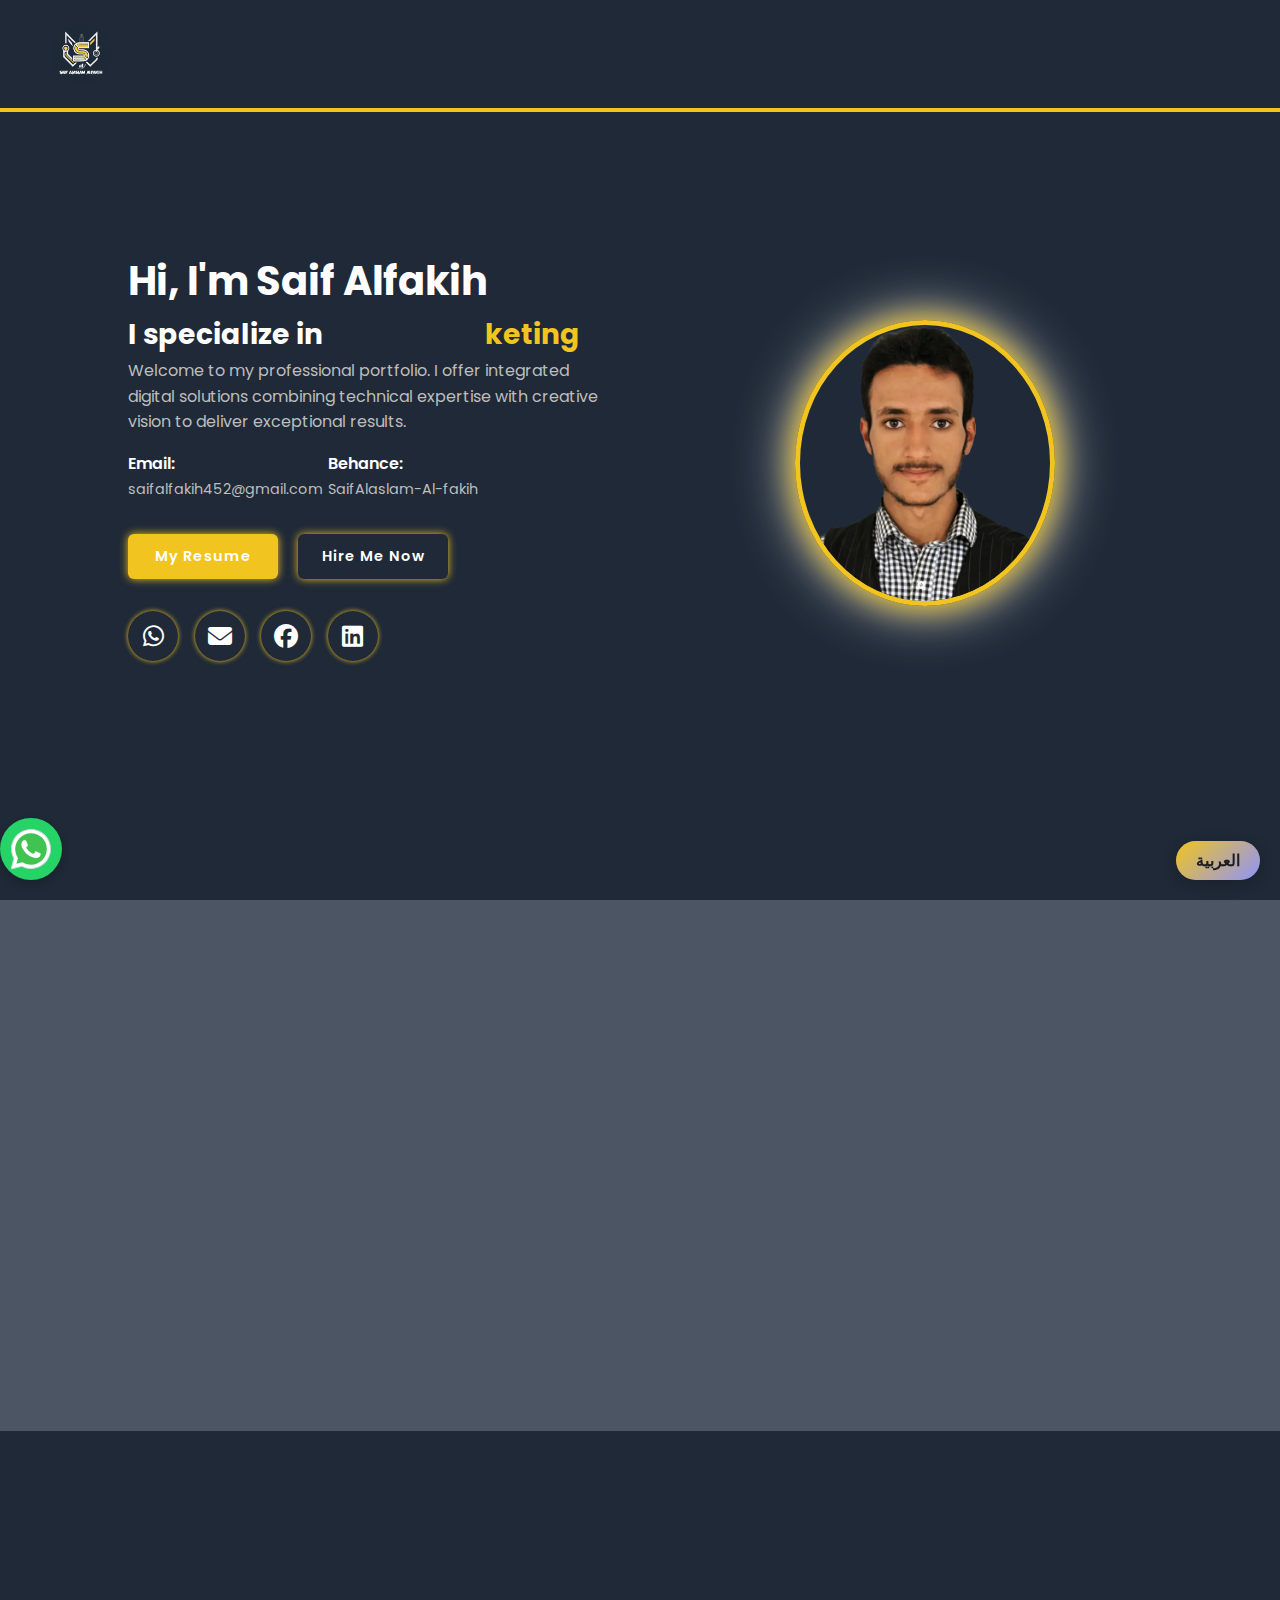
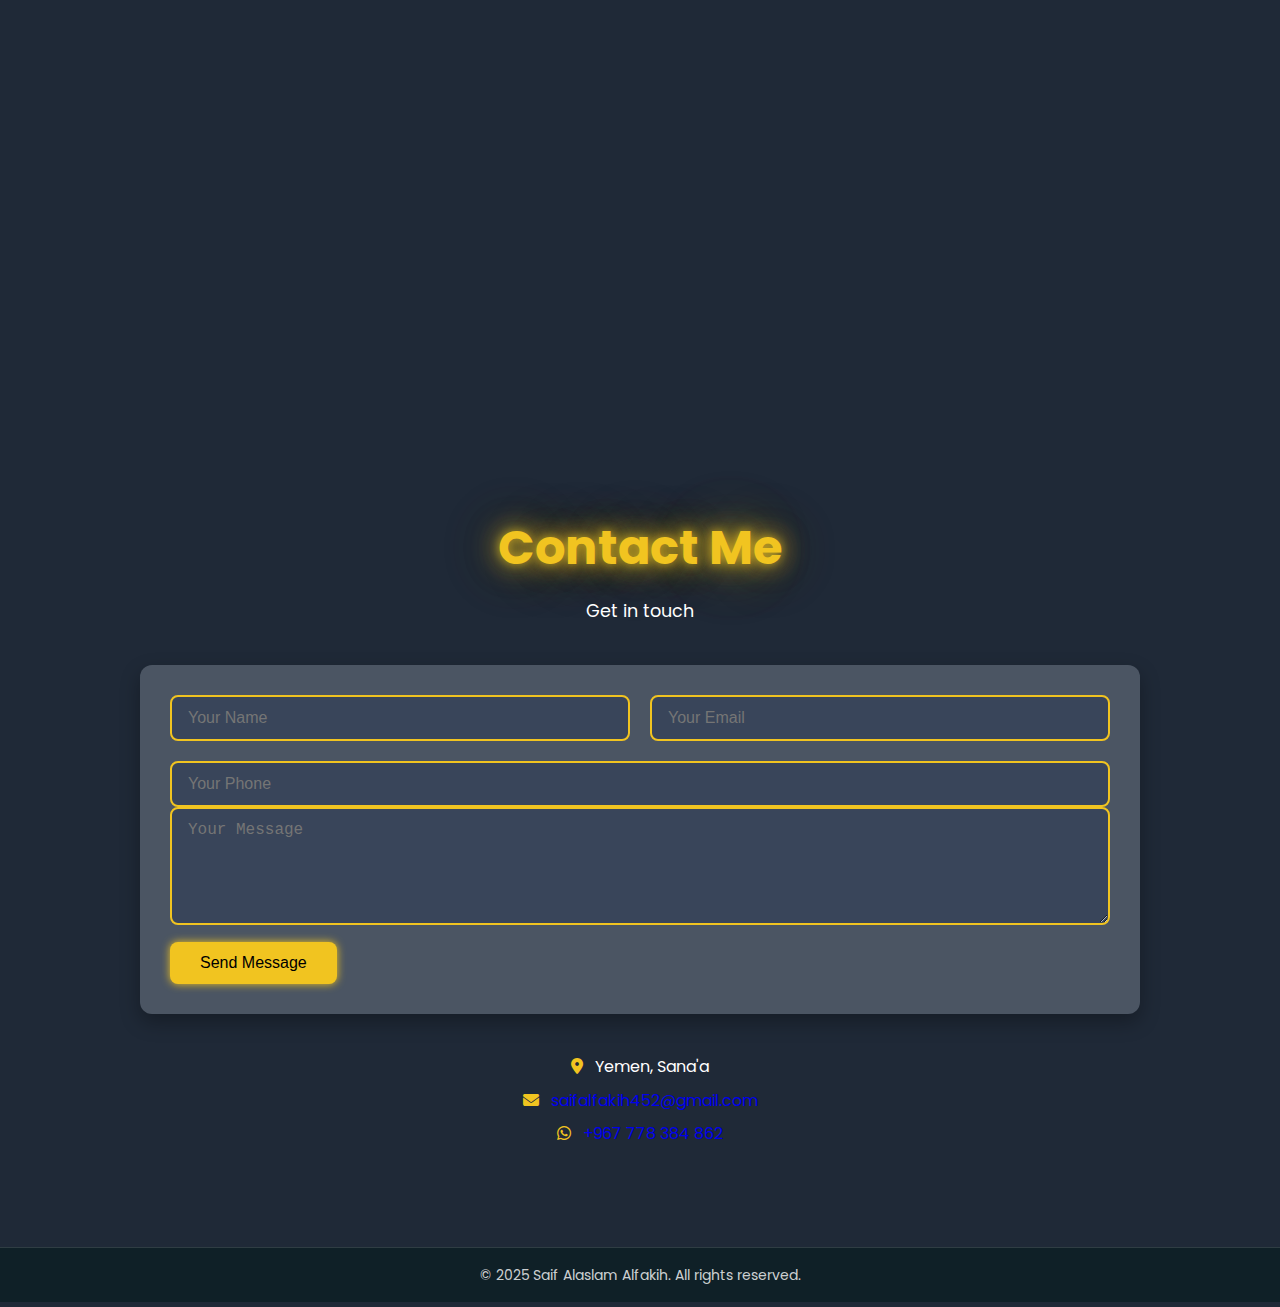
<file: index.html>
<!DOCTYPE html>
<html lang="en">
<head>  
  <meta charset="UTF-8">
  <meta name="viewport" content="width=device-width, initial-scale=1.0">
  <title data-translate="title">سيف الفقيه | Saif Alfakih | تسويق رقمي، تصميم جرافيك، تطوير مواقع</title>

  <link rel="icon" href="images/favicon.ico" type="image/x-icon">
  <link rel="shortcut icon" href="images/favicon.ico" type="image/x-icon">
  <link rel="apple-touch-icon" href="images/favicon.ico">

  <meta name="description" content="سيف الفقيه (Saif Alfakih)، مختص في التسويق الرقمي، تصميم الجرافيك، وتطوير مواقع الويب. أقدّم حلولًا رقمية متكاملة تساعدك في بناء حضور رقمي احترافي.">
  <meta name="keywords" content="سيف, سيف الإسلام, سيف الفقيه, سيف الإسلام الفقيه, Saif, Saif Alaslam, Saif Alfakih, Saif Alaslam Alfakih, تسويق رقمي, تصميم جرافيك, تطوير مواقع, خدمات رقمية, برمجة, هوية بصرية, مطور ويب, فريلانسر, Web Developer, Digital Marketing, Graphic Design, Freelancer">
  <meta name="author" content="سيف الفقيه - Saif Alfakih">
  <meta name="robots" content="index, follow">

  <meta property="og:title" content="سيف الإسلام الفقيه | خدمات التسويق، التصميم، البرمجة">
  <meta property="og:description" content="استعرض مهارات وخدمات سيف الفقيه في التسويق الرقمي، تصميم الجرافيك، وتطوير المواقع. جاهز لتحويل فكرتك إلى مشروع ناجح.">
  <meta property="og:image" content="https://raw.githubusercontent.com/Saif-Alfakih/my-portofilio/main/images/oglogo.webp">
  <meta property="og:url" content="https://saif-alfakih.github.io/my-portofilio/">
  <meta property="og:type" content="website">

  <meta name="twitter:card" content="summary_large_image">
  <meta name="twitter:title" content="سيف الفقيه | مختص تسويق وتصميم وبرمجة">
  <meta name="twitter:description" content="خدمات رقمية متكاملة في التسويق، التصميم، والبرمجة.">
  <meta name="twitter:image" content="https://raw.githubusercontent.com/Saif-Alfakih/my-portofilio/main/images/oglogo.webp">

  <script type="application/ld+json">
  {
    "@context": "https://schema.org",
    "@type": "Person",
    "name": "سيف الفقيه",
    "alternateName": "Saif Alfakih",
    "url": "https://saif-alfakih.github.io/my-portofilio/",
    "image": "https://raw.githubusercontent.com/Saif-Alfakih/my-portofilio/main/images/oglogo.webp",
    "sameAs": [
      "https://www.facebook.com/profile.php?id=100078298180422",
      "https://www.linkedin.com/in/saif-alaslam-a-7ba988232",
      "https://wa.me/967778384862",
      "mailto:saifalfakih452@gmail.com"
    ],
    "jobTitle": "مختص تسويق رقمي، مصمم جرافيك، ومطور مواقع",
    "worksFor": {
      "@type": "Organization",
      "name": "Freelancer"
    },
    "description": "سيف الفقيه، مختص في التسويق الرقمي، تصميم الجرافيك، وتطوير مواقع الويب. أقدم حلولًا رقمية تساعد العلامات التجارية على النمو والظهور الاحترافي.",
    "knowsAbout": [
      "Digital Marketing",
      "Graphic Design",
      "Web Development",
      "SEO",
      "Branding",
      "Front-end Development"
    ],
    "email": "mailto:saifalfakih452@gmail.com",
    "telephone": "+967778384862",
    "address": {
      "@type": "PostalAddress",
      "addressCountry": "YE",
      "addressLocality": "Sana'a"
    }
  }
  </script>

  <link rel="preload" href="style.css" as="style" type="text/css">
  <link rel="preload" href="images/oglogo.webp" as="image" type="image/webp" fetchpriority="high">

  <link rel="stylesheet" href="style.css">
  <link rel="stylesheet" href="https://unpkg.com/boxicons@2.1.4/css/boxicons.min.css" media="print" onload="this.media='all'">
  <link rel="stylesheet" href="https://cdnjs.cloudflare.com/ajax/libs/font-awesome/6.5.0/css/all.min.css" media="print" onload="this.media='all'">
  <link rel="preconnect" href="https://fonts.googleapis.com">
  <link rel="preconnect" href="https://fonts.gstatic.com" crossorigin>
  <link href="https://fonts.googleapis.com/css2?family=Cairo:wght@400;700&display=swap&text=سيفالفقيهSaifAlfakih" rel="stylesheet" media="print" onload="this.media='all'">
  <script>
  (function(m,e,t,r,i,c,o){m[i]=m[i]||function(){(m[i].a=m[i].a||[]).push(arguments)};
  var z = null;m[i].l=1*new Date();c=e.createElement(t),o=e.getElementsByTagName(t)[0];
  c.async=1;c.src=r;o.parentNode.insertBefore(c,o)})
  (window, document, "script", "https://tracker.metricool.com/resources/be.js", "metr");

  metr('init', {
    apiKey: 'd4f2b0859e1e35e52de064abc00127ac'
  });
  </script>
</head>

<body>
<header class="header">
  <div class="logo">
    <img src="images/oglogo.webp" alt="Saif Al-Fakih Logo" loading="lazy">
  </div>
    <ul class="navlist" id="navlist">
      <li><a href="#home" style="--i:1;" data-translate="nav-home">Home</a></li>
      <li><a href="#about" style="--i:2;" data-translate="nav-about">About</a></li>
      <li><a href="#services" style="--i:3;" data-translate="nav-services">Services</a></li>
      <li><a href="#skills" style="--i:4;" data-translate="nav-skills">Skills</a></li>
      <li><a href="#portfolio" style="--i:5;" data-translate="nav-portfolio">Portfolio</a></li>      
      <li><a href="#contact" style="--i:6;" data-translate="nav-contact">Contact</a></li>
      <li><a href="https://saif-alfakih.blogspot.com/" style="--i:7;" data-translate="nav-blog" target="_blank" rel="noopener noreferrer">Blog</a></li>
    </ul>
    <div id="menu-icon" class="bx bx-menu"></div>
</header>
  <!-- Home Section -->
  <section id="home" class="home">
    <div class="home-content scroll-scale">
      <h1 data-translate="home-title">Hi, I'm Saif Alfakih</h1>
      <div class="change-text">
        <h3 data-translate="home-subtitle">I specialize in</h3>
        <h3>
          <span class="words"></span>
        </h3>
      </div>
      <p data-translate="home-desc">Welcome to my professional portfolio...</p>
      <div class="info-box"> 
        <div class="email-info">
          <h5 data-translate="email-label">Email:</h5>
          <span>saifalfakih452@gmail.com</span>
        </div>
        <div class="behance-info">
          <h5 data-translate="behance-label">Behance:</h5>
          <span>SaifAlaslam-Al-fakih</span>
        </div>
      </div>
      <div class="btn-box">
        <a href="saifCV.pdf" class="btn" data-translate="download-cv" download="SaifAlfakih-CV.pdf" target="_blank">Download CV</a>
        <a href="https://www.behance.net/SaifAlaslam-Al-fakih" class="btn" target="_blank" rel="noopener" data-translate="hire-me" aria-label="Hire Me Now">Hire Me Now</a>
      </div>
      <div class="social-icons">
        <a href="https://wa.me/967778384862" target="_blank" aria-label="تواصل عبر واتساب">
          <i class="fab fa-whatsapp"></i>
        </a>
        <a href="mailto:saifalfakih452@gmail.com" aria-label="أرسل بريدًا إلكترونيًا">
          <i class="fas fa-envelope"></i>
        </a>
        <a href="https://www.facebook.com/profile.php?id=100078298180422" target="_blank" aria-label="زيارة صفحتي على فيسبوك">
          <i class="fab fa-facebook"></i>
        </a>
        <a href="https://www.linkedin.com/in/saif-alaslam-a-7ba988232" target="_blank" aria-label="زيارة صفحتي على لينكدإن">
          <i class="fab fa-linkedin"></i>
        </a>
      </div>
    </div>
    <div class="home-image scroll-scale">
  <div class="img-wrapper">
    <div class="img-glow"></div>
    <img src="images/my-pic.webp" alt="Profile picture of Saif Alfakih"class="profile-img" fetchpriority="high">
    </div>
  </div>
</section>
<!-- About Section -->
<section id="about" class="about">
  <div class="img-about scroll-scale">
    <img src="images/about.webp" alt="My Picture" loading="lazy" />
    <div class="info-container">
      <div class="info-about1">
        <span>6+</span>
        <p data-translate="about-experience">Workplaces</p>
      </div>
      <div class="info-about2">
        <span>200+</span>
        <p data-translate="about-certificates">Certificates Earned</p>
      </div>
      <div class="info-about3">
        <span>3</span>
        <p data-translate="about-languages">Languages Spoken</p>
      </div>
    </div>
  </div>

  <div class="about-content scroll-scale">
    <h2 data-translate="about-title">About Me</h2>
    <h3 data-translate="about-subtitle">
      Multidisciplinary professional with expertise in digital solutions
    </h3>
    <p data-translate="about-desc">
      With over 3 years of experience in digital fields...
    </p>
    <div class="btn-box">

      <a href="https://saif-alfakih.blogspot.com/" class="btn" target="_blank" rel="noopener noreferrer" aria-label="Explore my blog articles and projects">Visit My Blog</a>
      <a href="#contact" class="btn" data-translate="contact-me">Contact Me</a>
    </div>
  </div>
</section>
<!-- Services Section -->
<section id="services" class="services">
  <div class="main-text scroll-scale">    
    <h2 data-translate="services-title">My Services</h2>
    <span data-translate="services-subtitle">what i will do for you</span>
  </div>
  <div class="services-section scroll-scale">
    <div class="service-box">
      <i class='bx bxs-bar-chart-alt-2 service-icon'></i>
      <h3 data-translate="digital-marketing">Digital Marketing</h3>
      <p data-translate="digital-marketing-desc">Comprehensive digital marketing strategies...</p>
    </div>
    <div class="service-box">
      <i class='bx bx-code-alt service-icon'></i>
      <h3 data-translate="web-programming">Web Programming</h3>
      <p data-translate="web-programming-desc">Custom web development services...</p>
    </div>
    <div class="service-box">
      <i class='bx bx-network-chart service-icon'></i>
      <h3 data-translate="network-solutions">Network Solutions</h3>
      <p data-translate="network-solutions-desc">Reliable network infrastructure...</p>
    </div>
    <div class="service-box">
      <i class='bx bx-data service-icon'></i>
      <h3 data-translate="data-analysis">Data Analysis</h3>
      <p data-translate="data-analysis-desc">Transforming raw data into actionable insights...</p>
    </div>
    <div class="service-box">
      <i class='bx bxs-paint service-icon'></i>
      <h3 data-translate="graphic-design">Graphic Design</h3>
      <p data-translate="graphic-design-desc">Creative visual solutions for branding...</p>
    </div>
  </div>
</section>
  <!-- Skill Section -->
  <section id="skills" class="skills">
    <div class="main-text scroll-scale">      
      <h2 data-translate="skills-title">My Skills</h2>
      <span data-translate="skills-subtitle">technical and professional</span>
    </div>
<div class="skill-main">
    <!-- Technical Skills Column -->
    <div class="skill-left scroll-scale">
      <h3 data-translate="skills-technical">Technical Skills</h3>
      
      <div class="skill-bar">
        <div class="info">
          <p data-translate="skill-html">Html</p>
          <p>71%</p>
        </div>
        <div class="bar">
          <span class="html"></span>
        </div>
      </div>
      <div class="skill-bar">
        <div class="info">
          <p data-translate="skill-figma">Figma</p>
          <p>90%</p>
        </div>
        <div class="bar">
          <span class="figma"></span>
        </div>
      </div>
      <div class="skill-bar">
        <div class="info">
          <p data-translate="skill-javascript">JavaScript</p>
          <p>80%</p>
        </div>
        <div class="bar">
          <span class="javascript"></span>
        </div>
      </div>
      <div class="skill-bar">
        <div class="info">
          <p data-translate="skill-css">CSS</p>
          <p>62%</p>
        </div>
        <div class="bar">
          <span class="css"></span>
        </div>
      </div>
    </div>
   <!-- Professional Skills Column -->
<div class="skill-right scroll-scale">
  <h3 data-translate="skills-professional">Professional Skills</h3>
  <div class="professional">
    <div class="box">
      <div class="circle" data-dots="80" data-percent="90"></div>
      <div class="text">
        <big>90%</big>
        <small data-translate="skill-teamwork">Team Work</small>
      </div>
    </div>
    <div class="box">
      <div class="circle" data-dots="80" data-percent="80"></div>
      <div class="text">
        <big>80%</big>
        <small data-translate="skill-problemsolving">Problem Solving</small>

      </div>
    </div>
    <div class="box">
      <div class="circle" data-dots="80" data-percent="70"></div>
      <div class="text">
        <big>70%</big>
        <small data-translate="skill-time-management">Time Management</small>
      </div>
    </div>
    <div class="box">
      <div class="circle" data-dots="80" data-percent="85"></div>
      <div class="text">
        <big>85%</big>
        <small data-translate="skill-creativity">Creativity</small>
      </div>
    </div>
  </div>
</div>
</div>
</section>
<!-- Portfolio Section -->
<section id="portfolio" class="portfolio">
  <div class="main-text scroll-scale">
    <h2 data-translate="portfolio-title">My Portfolio</h2>
    <span data-translate="portfolio-subtitle">my recent work</span>
  </div>
  <div class="portfolio-gallery scroll-scale">
    <!-- Portfolio Item -->
    <div class="port-box">
      <div class="port-image">
        <img src="images/chefhassan-g.webp" alt="Digital marketing project" loading="lazy">
      </div>
      <div class="port-content">
        <h3 data-translate="project1-title">Chef Hassan Restaurant</h3>
        <p data-translate="project1-desc">Social media designs for a restaurant brand</p>
      </div>
    </div>
    <div class="port-box">
      <div class="port-image">   
        <img src="images/alhaj-g.webp" alt="Web programming project" loading="lazy">
      </div>
      <div class="port-content">
        <h3 data-translate="project2-title">Al-Hajj Company</h3>
        <p data-translate="project2-desc">Social media designs for Al-Hajj Import and Export Company</p>
      </div>
    </div>
    <div class="port-box">
      <div class="port-image">   
        <img src="images/world-discount.png" alt="Web programming project" loading="lazy">
      </div>
      <div class="port-content">
        <h3 data-translate="project6-title">World Discount For Shoes</h3>
        <p data-translate="project6-desc">Social media designs for World Discount For Shoes</p>
      </div>
    </div>
        <div class="port-box">
      <div class="port-image">
        <img src="images/frday.webp" alt="Digital marketing project" loading="lazy">
      </div>
      <div class="port-content">
        <h3 data-translate="project1-title">Chef Hassan Restaurant</h3>
        <p data-translate="project1-desc">Social media post designs for Chef Hassan Restaurant</p>
      </div>
    </div>
    <div class="port-box">
      <div class="port-image">
        <img src="images/ex.webp" alt="Web programming project" loading="lazy">
      </div>
      <div class="port-content">
        <h3 data-translate="project2-title">Portfolio Website</h3>
        <p data-translate="project2-desc">Custom portfolio website for a creative professional</p>
      </div>
    </div>
    <div class="port-box">
      <div class="port-image">
        <img src="images/chef.webp" alt="Network project" loading="lazy">
      </div>
      <div class="port-content">
        <h3 data-translate="project3-title">Network Infrastructure</h3>
        <p data-translate="project3-desc">Setup and optimization of corporate network infrastructure</p>
      </div>
    </div>
    <div class="port-box">
      <div class="port-image">
        <img src="images/ex1.webp" alt="Data analysis project" loading="lazy">
      </div>
      <div class="port-content">
        <h3 data-translate="project4-title">Al-Hajj Company</h3>
        <p data-translate="project4-desc">Social media designs for Al-Hajj Import and Export Company</p>
      </div>
    </div>
    <div class="port-box">
      <div class="port-image">
        <img src="images/graphic.webp" alt="Graphics design project" loading="lazy">
      </div>
      <div class="port-content">
        <h3 data-translate="project5-title">Coffee Market</h3>
        <p data-translate="project5-desc">Coffee cup post design</p>
      </div>
    </div>
  </div>
</section>
 <!-- Contact Section -->
<section id="contact" class="contact-section">
  <div class="contact-container">
    <div class="contact-header">
      <h2 data-translate="contact-title">Contact Me</h2>
      <p data-translate="contact-subtitle">Get in touch</p>
    </div>
    <form id="contact-form" action="https://formspree.io/f/xgvkpoej" method="POST">
      <div class="form-row">
        <input type="text" name="name" required placeholder="Your Name" data-translate-placeholder="name-placeholder">
        <input type="email" name="email" required placeholder="Your Email" data-translate-placeholder="email-placeholder">
      </div>
      <input type="text" name="phone" placeholder="Your Phone" data-translate-placeholder="phone-placeholder">
      <textarea name="message" rows="5" required placeholder="Your Message" data-translate-placeholder="message-placeholder"></textarea>
      <button type="submit" class="send-btn" data-translate="send-message">Send Message</button>
      <div id="form-message" class="form-message" style="display: none;" data-translate="form-success">
        Message sent successfully!
      </div>
    </form>
    <div class="contact-info">
      <div><i class="fas fa-map-marker-alt"></i> Yemen, Sana'a</div>
      <div><i class="fas fa-envelope"></i> <a href="mailto:saifalfakih452@gmail.com">saifalfakih452@gmail.com</a></div>
      <div><i class="fab fa-whatsapp"></i> <a href="https://wa.me/967778384862" target="_blank">+967 778 384 862</a></div>
    </div>
  </div>
</section>
<footer class="footer">
  <p data-translate="footer-text">&copy; 2025 Saif Alfakih. All rights reserved.</p>
</footer>
<a href="#home" class="scroll-top" id="scrollTopBtn" aria-label="Back to Top">
  <i class='bx bxs-up-arrow-alt'></i>
</a>
<button id="language-toggle" class="language-toggle">English</button>
<a href="https://wa.me/967778384862" class="contact-float-btn" id="whatsapp-btn" target="_blank" aria-label="WhatsApp Business">
  <img src="images/whatsapp-business.svg" alt="WhatsApp Business Icon" loading="lazy">
</a>

<script src="script.js" defer></script>
<script src="js/lang.js" defer></script>

<img src="https://tracker.metricool.com/c3po.jpg?hash=d4f2b0859e1e35e52de064abc00127ac"
     alt=""
     class="metricool-tracker"
     loading="lazy"
     width="1"
     height="1" />

</body>
</html>
</file>
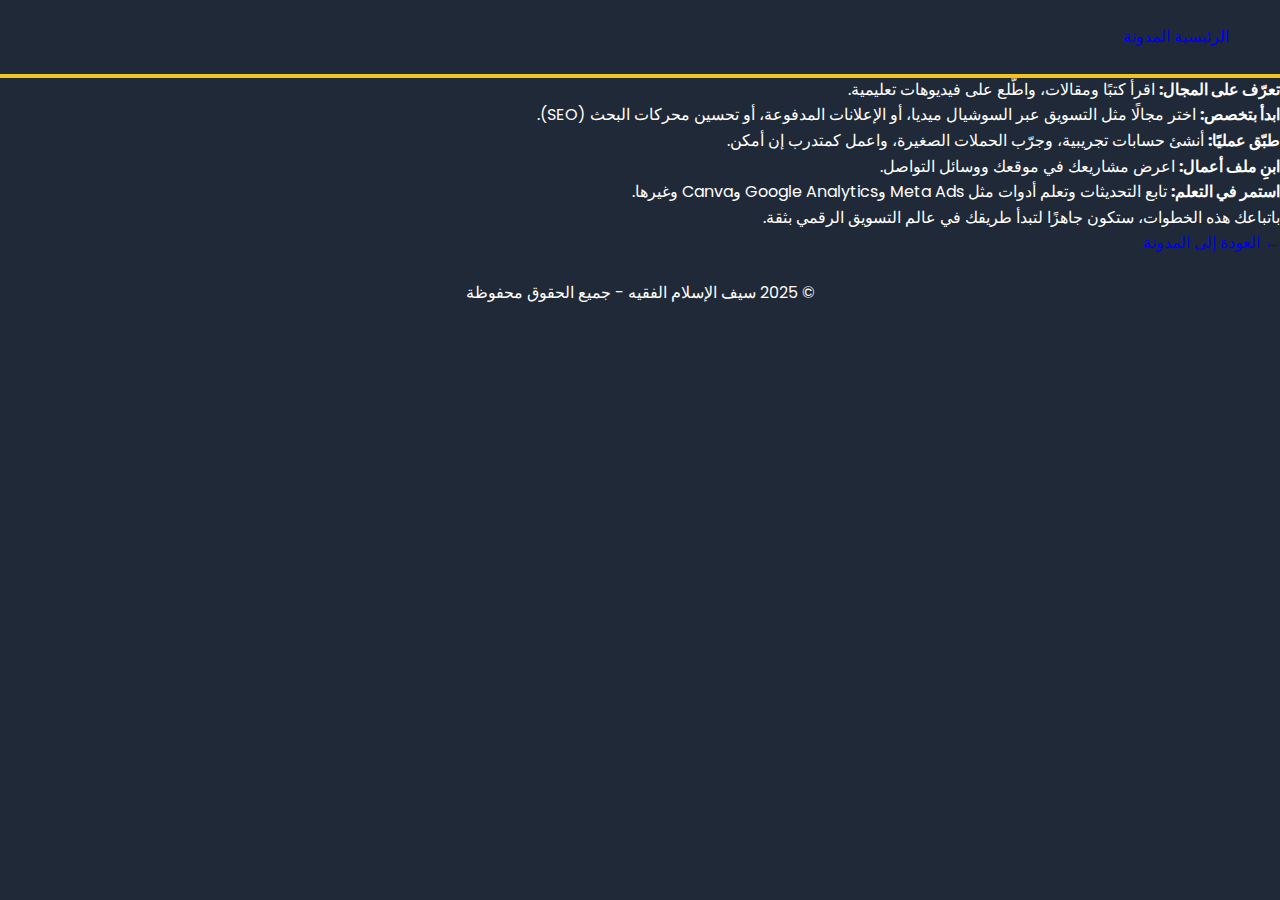
<file: article1.html>
<!DOCTYPE html>
<html lang="ar" dir="rtl">
<head>
  <meta charset="UTF-8" />
  <meta name="viewport" content="width=device-width, initial-scale=1.0" />
  <title>كيف تبدأ في التسويق الرقمي | مقال من سيف الفقيه</title>
  <meta name="description" content="دليل شامل لكل من يريد الدخول إلى عالم التسويق الرقمي بخطوات واضحة وبسيطة.">
  <link rel="stylesheet" href="style.css" />
</head>
<body>

  <header>
    <nav>
      <a href="index.html">الرئيسية</a>
      <a href="blog.html">المدونة</a>
    </nav>
  </header>

  <main class="blog-article">
    <h1>📈 كيف تبدأ في التسويق الرقمي: خطوات للمبتدئين</h1>
    <p>
      التسويق الرقمي هو من أكثر المجالات تطورًا اليوم. في هذا المقال، سنتناول أهم الخطوات التي تساعدك على دخول هذا العالم بثقة وفعالية:
    </p>
    <ol>
      <li><strong>تعرّف على المجال:</strong> اقرأ كتبًا ومقالات، واطّلع على فيديوهات تعليمية.</li>
      <li><strong>ابدأ بتخصص:</strong> اختر مجالًا مثل التسويق عبر السوشيال ميديا، أو الإعلانات المدفوعة، أو تحسين محركات البحث (SEO).</li>
      <li><strong>طبّق عمليًا:</strong> أنشئ حسابات تجريبية، وجرّب الحملات الصغيرة، واعمل كمتدرب إن أمكن.</li>
      <li><strong>ابنِ ملف أعمال:</strong> اعرض مشاريعك في موقعك ووسائل التواصل.</li>
      <li><strong>استمر في التعلم:</strong> تابع التحديثات وتعلم أدوات مثل Meta Ads وGoogle Analytics وCanva وغيرها.</li>
    </ol>
    <p>
      باتباعك هذه الخطوات، ستكون جاهزًا لتبدأ طريقك في عالم التسويق الرقمي بثقة.
    </p>

    <a href="blog.html" class="btn-back">← العودة إلى المدونة</a>
  </main>

  <footer>
    <p>© 2025 سيف الإسلام الفقيه - جميع الحقوق محفوظة</p>
  </footer>
</body>
</html>
</file>
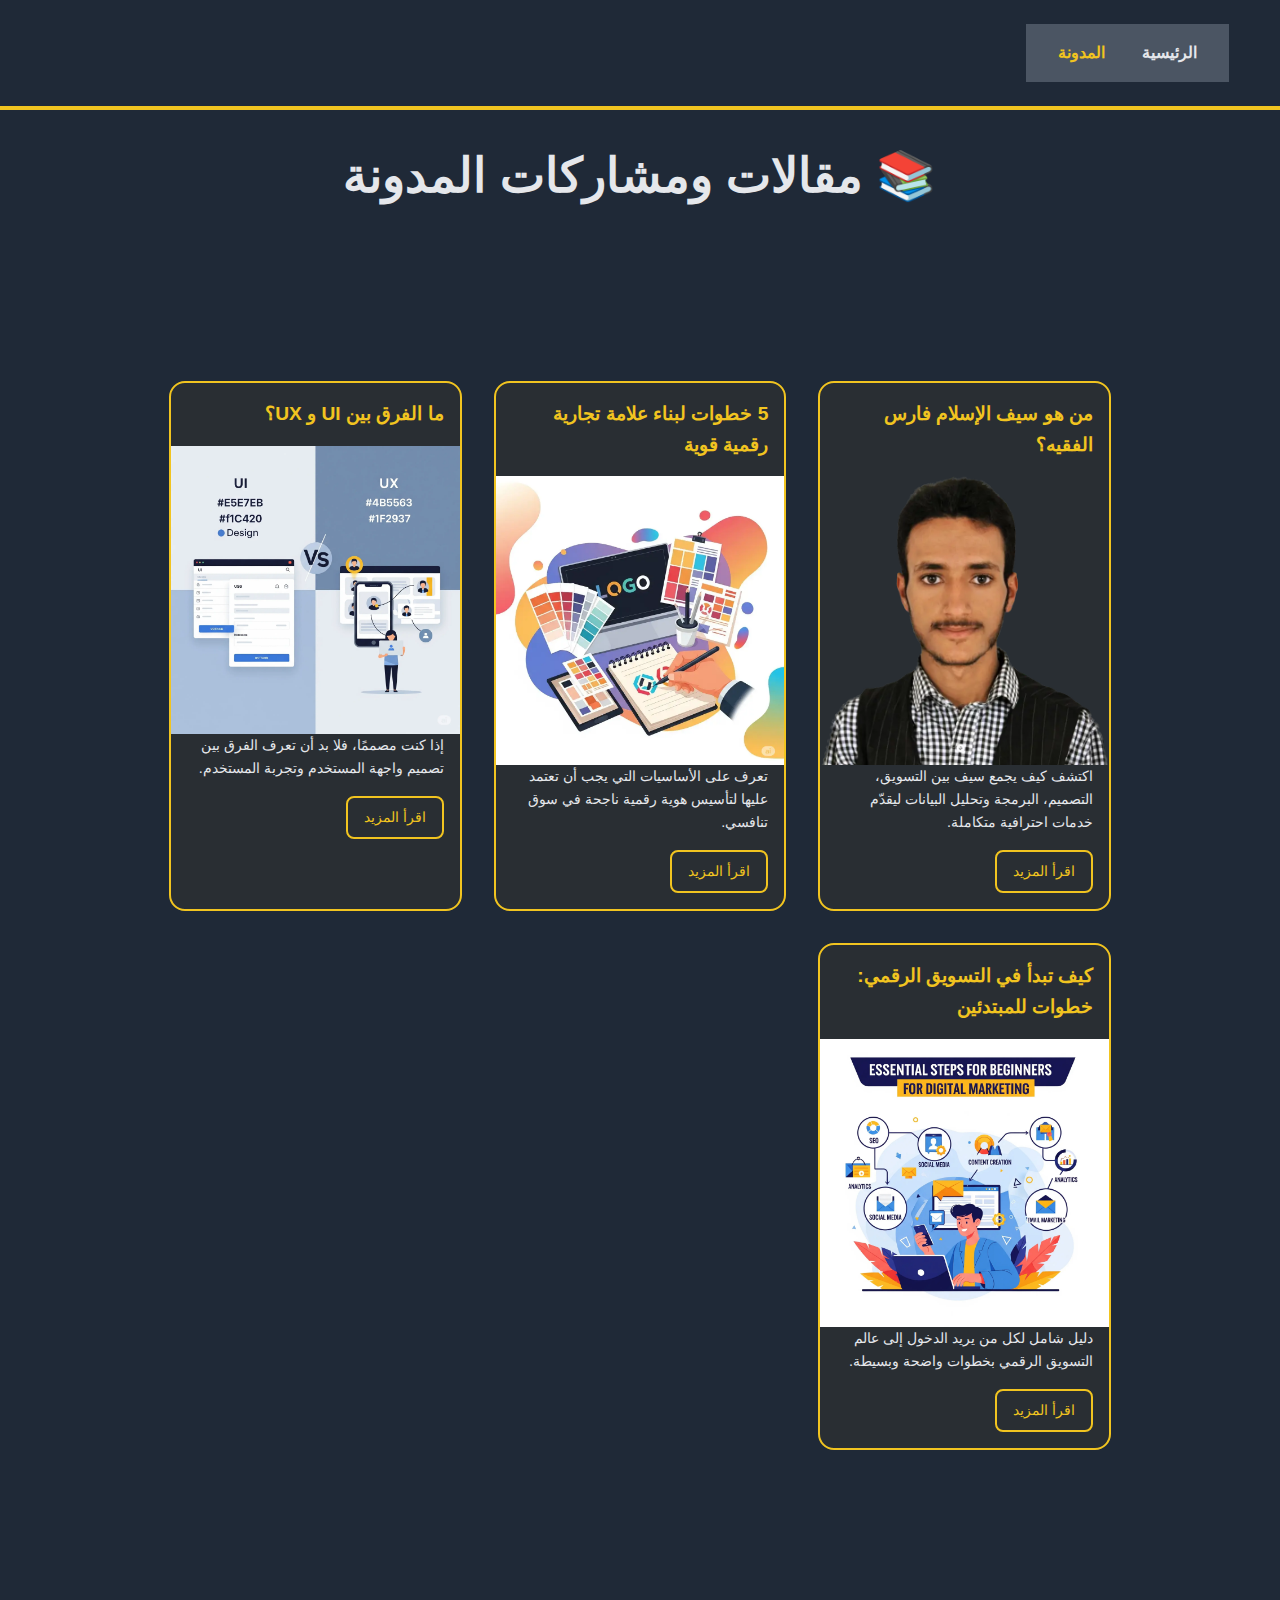
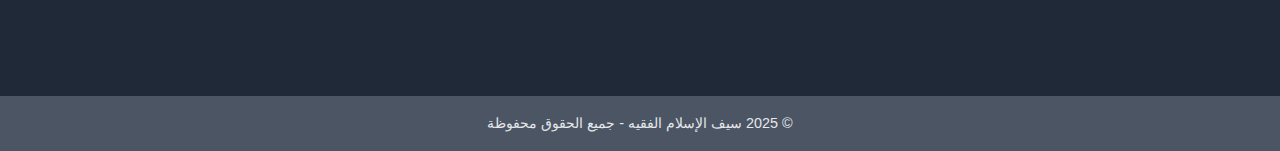
<file: blog.html>
<!DOCTYPE html>
<html lang="ar" dir="rtl">
<head>
  <meta charset="UTF-8" />
  <meta name="viewport" content="width=device-width, initial-scale=1.0" />
  <title>مدونة سيف الفقيه | مقالات تسويق وتصميم وبرمجة</title>
  <meta name="description" content="اقرأ مقالات حصرية كتبها سيف الفقيه عن التسويق الرقمي، التصميم، تطوير الويب، وتحسين محركات البحث.">
  <link rel="stylesheet" href="style.css" />
  <style>
    :root {
      --text-color:#E5E7EB;
      --hover-color:#f1c420;
      --bg-color:#1F2937;
      --secon-bg-color:#4B5563;
      --big-font:2.5rem;
      --normal-font:2rem;
      --neon-box-shadow:0 0 0.5rem #f1c420;
      --h2-font:3rem;
      --font-neon-text-shadow:0 0 10px rgba(241, 196, 32, 0.6),0 0 20px rgba(241, 196, 32, 0.5),0 0 30px rgba(241, 196, 32, 0.4),0 0 40px rgba(241, 196, 32, 0.3),0 0 70px rgba(241, 196, 32, 0.25),0 0 80px rgba(241, 196, 32, 0.2),0 0 100px rgba(241, 196, 32, 0.15),0 0 150px rgba(241, 196, 32, 0.1);
    }

    body {
      background-color: var(--bg-color);
      color: var(--text-color);
      font-family: "Cairo", sans-serif;
      margin: 0;
      padding: 0;
    }

    header nav {
      background-color: var(--secon-bg-color);
      padding: 1rem;
      text-align: center;
    }

    nav a {
      color: var(--text-color);
      margin: 0 1rem;
      text-decoration: none;
      font-weight: bold;
    }

    nav a.active {
      color: var(--hover-color);
    }

    .blog-container {
      padding: 3rem 4vw;
    }

    .blog-title {
      text-align: center;
      font-size: var(--h2-font);
      color: var(--text-color);
      margin: 90px 0 1rem;
    }

    .blog-posts {
      display: grid;
      grid-template-columns: repeat(auto-fit, minmax(280px, 1fr));
      gap: 2rem;
    }

    .post-card {
      background-color: #292e33;
      border: 2px solid var(--hover-color);
      border-radius: 16px;
      overflow: hidden;
      display: flex;
      flex-direction: column;
      transition: transform 0.3s;
    }

    .post-card:hover {
      transform: scale(1.02);
    }

    .post-image {
      width: 100%;
      aspect-ratio: 1 / 1;
      overflow: hidden;
    }

    .post-image img {
      width: 100%;
      height: 100%;
      object-fit: cover;
    }

    .post-card h2 {
      font-size: 1.2rem;
      color: var(--hover-color);
      padding: 1rem;
      margin: 0;
    }

    .post-card p {
      font-size: 0.9rem;
      color: var(--text-color);
      padding: 0 1rem 1rem;
      margin: 0;
    }

    .read-more {
      margin: 0 1rem 1rem;
      align-self: flex-start;
      background-color: transparent;
      border: 2px solid var(--hover-color);
      color: var(--hover-color);
      padding: 0.5rem 1rem;
      border-radius: 8px;
      font-size: 0.9rem;
      text-decoration: none;
      transition: background-color 0.3s;
    }

    .read-more:hover {
      background-color: var(--hover-color);
      color: #1F2937;
    }

    footer {
      text-align: center;
      padding: 1rem;
      background-color: var(--secon-bg-color);
      color: var(--text-color);
      font-size: 0.9rem;
      margin-top: 3rem;
    }
  </style>
</head>
<body>
  <header>
    <nav>
      <a href="index.html">الرئيسية</a>
      <a href="blog.html" class="active">المدونة</a>
    </nav>
  </header>

  <main class="blog-container">
    <h1 class="blog-title">📚 مقالات ومشاركات المدونة</h1>

    <section class="blog-posts">
      <!-- مقالة تعريفية عن سيف -->
      <div class="post-card">
        <h2>من هو سيف الإسلام فارس الفقيه؟</h2>
        <div class="post-image">
          <img src="images/my-pic.webp" alt="سيف الإسلام فارس الفقيه" loading="lazy">
        </div>
        <p>اكتشف كيف يجمع سيف بين التسويق، التصميم، البرمجة وتحليل البيانات ليقدّم خدمات احترافية متكاملة.</p>
        <a href="saif-blog.html" class="read-more">اقرأ المزيد</a>
      </div>

      <!-- مقالة 1 -->
      <div class="post-card">
        <h2>5 خطوات لبناء علامة تجارية رقمية قوية</h2>
        <div class="post-image">
          <img src="images/photoshopblog.webp" alt="علامة تجارية" loading="lazy">
        </div>
        <p>تعرف على الأساسيات التي يجب أن تعتمد عليها لتأسيس هوية رقمية ناجحة في سوق تنافسي.</p>
        <a href="article1.html" class="read-more">اقرأ المزيد</a>
      </div>

      <!-- مقالة 2 -->
      <div class="post-card">
        <h2>ما الفرق بين UI و UX؟</h2>
        <div class="post-image">
          <img src="images/ui-vs-ux.webp" alt="UI و UX" loading="lazy">
        </div>
        <p>إذا كنت مصممًا، فلا بد أن تعرف الفرق بين تصميم واجهة المستخدم وتجربة المستخدم.</p>
        <a href="article2.html" class="read-more">اقرأ المزيد</a>
      </div>

      <!-- مقالة 3 -->
      <div class="post-card">
        <h2>كيف تبدأ في التسويق الرقمي: خطوات للمبتدئين</h2>
        <div class="post-image">
          <img src="images/marketingblog.webp" alt="التسويق الرقمي" loading="lazy">
        </div>
        <p>دليل شامل لكل من يريد الدخول إلى عالم التسويق الرقمي بخطوات واضحة وبسيطة.</p>
        <a href="article3.html" class="read-more">اقرأ المزيد</a>
      </div>
    </section>
  </main>

  <footer>
    <p>© 2025 سيف الإسلام الفقيه - جميع الحقوق محفوظة</p>
  </footer>
</body>
</html>
</file>
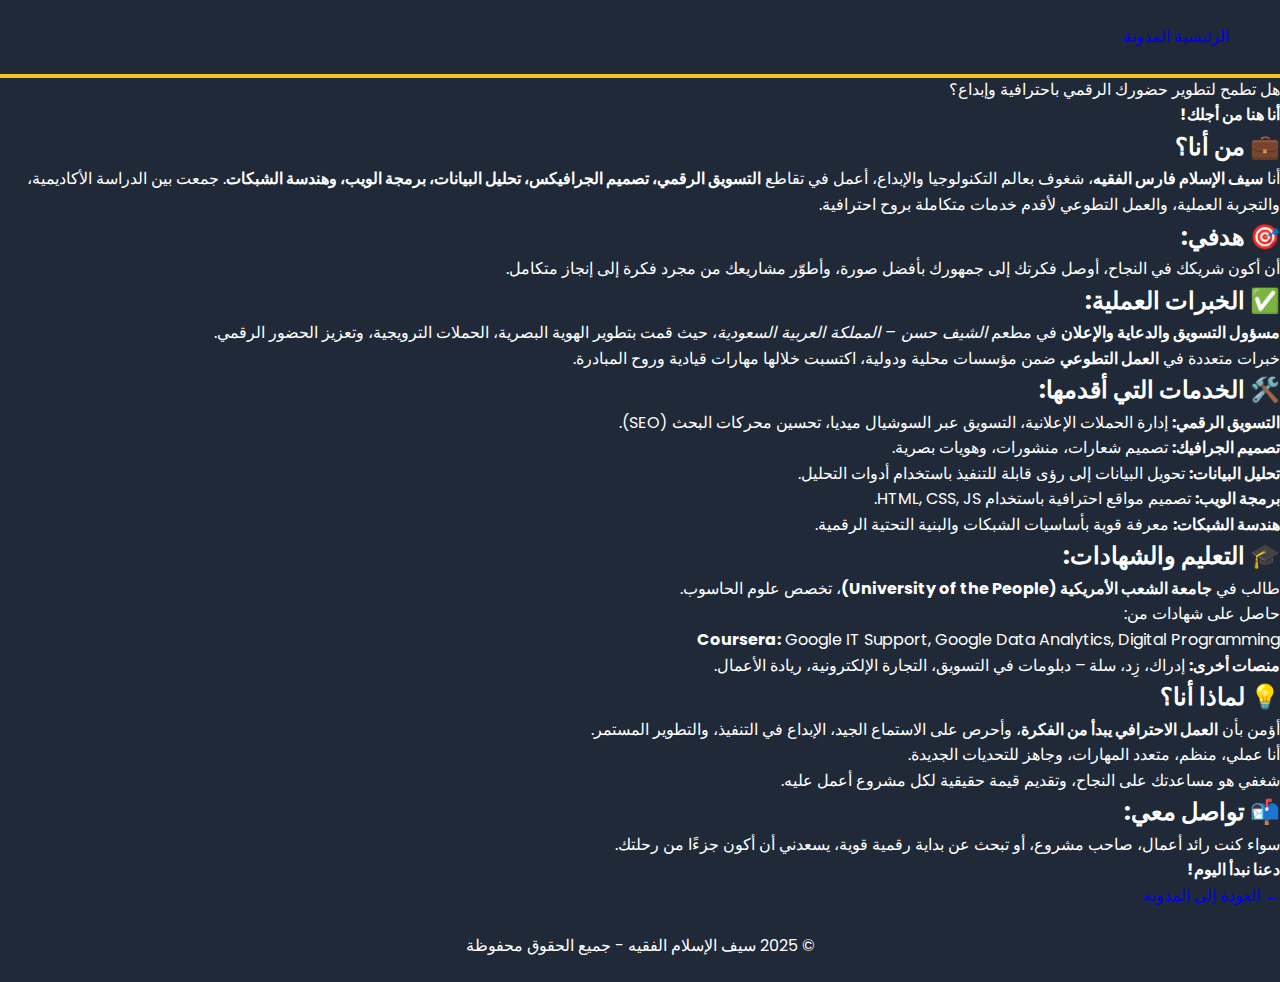
<file: saif-blog.html>
<!DOCTYPE html>
<html lang="ar" dir="rtl">
<head>
  <meta charset="UTF-8" />
  <meta name="viewport" content="width=device-width, initial-scale=1.0" />
  <title>من هو سيف الإسلام فارس الفقيه؟ | مدونة سيف الفقيه</title>
  <meta name="description" content="تعرّف على سيف الإسلام فارس الفقيه، متخصص في التسويق الرقمي، التصميم، البرمجة وتحليل البيانات، وخبراته الأكاديمية والعملية.">
  <link rel="stylesheet" href="style.css" />
</head>

<body>

    <header>
        <nav>
            <a href="index.html">الرئيسية</a>
            <a href="blog.html">المدونة</a>
        </nav>
    </header>

  <main class="blog-article">
    <h1>👋 مرحبًا بك في عالمي الرقمي – أنا <span class="highlight">سيف الإسلام فارس الفقيه</span></h1>

    <p>
      هل تبحث عن شخص يحوّل فكرتك إلى واقع ملموس؟<br>
      هل تطمح لتطوير حضورك الرقمي باحترافية وإبداع؟<br>
      <strong>أنا هنا من أجلك!</strong>
    </p>

    <h2>💼 من أنا؟</h2>
    <p>
      أنا <strong>سيف الإسلام فارس الفقيه</strong>، شغوف بعالم التكنولوجيا والإبداع، أعمل في تقاطع
      <strong>التسويق الرقمي، تصميم الجرافيكس، تحليل البيانات، برمجة الويب، وهندسة الشبكات</strong>.
      جمعت بين الدراسة الأكاديمية، والتجربة العملية، والعمل التطوعي لأقدم خدمات متكاملة بروح احترافية.
    </p>

    <h2>🎯 هدفي:</h2>
    <p>
      أن أكون شريكك في النجاح، أوصل فكرتك إلى جمهورك بأفضل صورة، وأطوّر مشاريعك من مجرد فكرة إلى إنجاز متكامل.
    </p>

    <h2>✅ الخبرات العملية:</h2>
    <ul>
      <li><strong>مسؤول التسويق والدعاية والإعلان</strong> في مطعم <em>الشيف حسن – المملكة العربية السعودية</em>، حيث قمت بتطوير الهوية البصرية، الحملات الترويجية، وتعزيز الحضور الرقمي.</li>
      <li>خبرات متعددة في <strong>العمل التطوعي</strong> ضمن مؤسسات محلية ودولية، اكتسبت خلالها مهارات قيادية وروح المبادرة.</li>
    </ul>

    <h2>🛠️ الخدمات التي أقدمها:</h2>
    <ul>
      <li><strong>التسويق الرقمي:</strong> إدارة الحملات الإعلانية، التسويق عبر السوشيال ميديا، تحسين محركات البحث (SEO).</li>
      <li><strong>تصميم الجرافيك:</strong> تصميم شعارات، منشورات، وهويات بصرية.</li>
      <li><strong>تحليل البيانات:</strong> تحويل البيانات إلى رؤى قابلة للتنفيذ باستخدام أدوات التحليل.</li>
      <li><strong>برمجة الويب:</strong> تصميم مواقع احترافية باستخدام HTML, CSS, JS.</li>
      <li><strong>هندسة الشبكات:</strong> معرفة قوية بأساسيات الشبكات والبنية التحتية الرقمية.</li>
    </ul>

    <h2>🎓 التعليم والشهادات:</h2>
    <ul>
      <li>طالب في <strong>جامعة الشعب الأمريكية (University of the People)</strong>، تخصص علوم الحاسوب.</li>
      <li>حاصل على شهادات من:
        <ul>
          <li><strong>Coursera:</strong> Google IT Support, Google Data Analytics, Digital Programming</li>
          <li><strong>منصات أخرى:</strong> إدراك، زِد، سلة – دبلومات في التسويق، التجارة الإلكترونية، ريادة الأعمال.</li>
        </ul>
      </li>
    </ul>

    <h2>💡 لماذا أنا؟</h2>
    <p>
      أؤمن بأن <strong>العمل الاحترافي يبدأ من الفكرة</strong>، وأحرص على الاستماع الجيد، الإبداع في التنفيذ، والتطوير المستمر.<br>
      أنا عملي، منظم، متعدد المهارات، وجاهز للتحديات الجديدة.<br>
      شغفي هو مساعدتك على النجاح، وتقديم قيمة حقيقية لكل مشروع أعمل عليه.
    </p>

    <h2>📬 تواصل معي:</h2>
    <p>
      سواء كنت رائد أعمال، صاحب مشروع، أو تبحث عن بداية رقمية قوية، يسعدني أن أكون جزءًا من رحلتك.<br>
      <strong>دعنا نبدأ اليوم!</strong>
    </p>

    <a href="blog.html" class="btn-back">← العودة إلى المدونة</a>
  </main>

  <footer>
    <p>© 2025 سيف الإسلام الفقيه - جميع الحقوق محفوظة</p>
  </footer>
</body>
</html>
</file>
<file: style.css>
@import url('https://fonts.googleapis.com/css2?family=Poppins:ital,wght@0,100;0,200;0,300;0,400;0,500;0,600;0,700;0,800;0,900;1,100;1,200;1,300;1,400;1,500;1,600;1,700;1,800;1,900&display=swap');
body,header{
    background-color:var(--bg-color)
}
.navlist a,body{
    color:var(--text-color)
}
*,.btn,.btn-box .btn{
    text-decoration:none
}
.home,.skill-main{
    grid-template-columns:repeat(2,1fr)
}
#menu-icon,.port-content a i,footer a,footer a i{
    color:var(--secon-bg-color)
}
.about .img-about,.box .text,.contact-float-btn:hover,.contact-header,.contact-info,.fillter-buttons,.footer,.main-text,.port-content,.service-box,.site-footer,.skill-main h3{
    text-align:center
}
*{
    margin:0;
    padding:0;
    box-sizing:border-box;
    list-style:none;
    scroll-behavior:smooth
}
:root{
    --text-color:#FFFFFF ;
    --hover-color:#f1c420;
    --bg-color:#1F2937;
    --secon-bg-color:#4B5563;
    --big-font:2.5rem;
    --normal-font:2rem;
    --neon-box-shadow:0 0 0.5rem #f1c420;
    --h2-font:3rem;
    --font-neon-text-shadow:0 0 10px rgba(241, 196, 32, 0.6),0 0 20px rgba(241, 196, 32, 0.5),0 0 30px rgba(241, 196, 32, 0.4),0 0 40px rgba(241, 196, 32, 0.3),0 0 70px rgba(241, 196, 32, 0.25),0 0 80px rgba(241, 196, 32, 0.2),0 0 100px rgba(241, 196, 32, 0.15),0 0 150px rgba(241, 196, 32, 0.1)
}
::-webkit-scrollbar{
    height:0;
    width:.5rem;
    background:var(--secon-bg-color)
}
#menu-icon,.btn-box .btn{
    background:var(--hover-color)
}
::-webkit-scrollbar-thumb{
    background:var(--hover-color);
    border-radius:5rem;
    box-shadow:0 0 10px var(--hover-color)
}
body{
    font-family:Poppins,sans-serif;
    line-height:1.6;
    min-width:320px;
    max-width:100vw;
    overflow-x:hidden
}
.navlist a.active,.navlist a:hover,span{
    color:var(--hover-color)
}
img,video{
    max-width:100%;
    height:auto;
    display:block
}
header,header.sticky{
    max-width:1920px;
    width:100%;
    box-sizing:border-box;
    padding:1.5rem 4vw
}
.navlist,header{
    display:flex
}
header{
    position:fixed;
    top:0;
    left:0;
    z-index:1000;
    border-bottom:4px solid var(--hover-color);
    align-items:center;
    justify-content:space-between
}
header.sticky{
    background:var(--bg-color);
    border-bottom:1px solid var(--secon-bg-color);
    margin:0 auto
}
.logo img{
    height:60px;
    width:auto
}
.navlist a{
    display:inline-block;
    font-weight:500;
    padding:10px 20px;
    animation:1s forwards slideAnimation;
    animation-delay:calc(.3s * var(--i));
    opacity:0
}
.navlist a:hover{
    text-shadow:0 0 10px rgba(254,254,254,.6),0 0 20px rgba(254,254,254,.6),0 0 30px rgba(254,254,254,.6),0 0 40px rgba(254,254,254,.6),0 0 70px rgba(254,254,254,.6),0 0 80px rgba(254,254,254,.6),0 0 100px rgba(254,254,254,.6),0 0 150px rgba(254,254,254,.6)
}
.contact-header h2,.navlist a.active{
    text-shadow:var(--font-neon-text-shadow)
}
#menu-icon{
    font-size:1.8rem;
    z-index:10001;
    cursor:pointer;
    margin-left:25px;
    border-radius:3px;
    display:none
}
section{
    padding:150px 10%
}
.home{
    min-height:100vh;
    height:100%;
    width:100%;
    display:grid;
    align-items:center;
    grid-gap:4em
}
.home-content{
    max-width:600px
}
.home-content h1{
    font-size:var(--big-font);
    font-weight:700
}
.change-text{
    font-size:1.5rem;
    font-weight:600
}
.change-text h3{
    display:inline-flex;
    margin:0;
    vertical-align:top
}
.change-text h3 .word{
    position:absolute;
    display:flex;
    opacity:0
}
.change-text h3 .word .letter{
    transform-origin:center center 25px
}
.change-text h3 .word .letter.out{
    transform:rotateX(90deg);
    transition:.32s cubic-bezier(.6,0,.7,.2)
}
.change-text h3 .word .letter.in{
    transition:.38s
}
.change-text h3 .word .letter.behind{
    transform:rotateX(-90deg)
}
.home-content p{
    color:#bdbdbd;
    line-height:1.6
}
.info-box{
    display:inline-flex;
    justify-content:space-between;
    align-items:center;
    width:350px;
    margin:1rem 0 2rem
}
.info-box h5{
    font-weight:600;
    color:var(--text-color);
    font-size:1rem
}
.info-box span{
    font-size:.9rem;
    color:#bdbdbd
}
.btn-box{
    display:flex;
    justify-content:space-between;
    gap:20px;
    width:320px;
    height:45px
}
.btn-box .btn,.social-icons a{
    justify-content:center;
    position:relative;
    overflow:hidden;
    display:inline-flex
}
.btn-box .btn{
    align-items:center;
    width:150px;
    height:100%;
    color:var(--bg-color);
    letter-spacing:1px;
    font-weight:600;
    box-shadow:var(--neon-box-shadow);
    z-index:1;
    border:2px solid var(--hover-color);
    white-space:nowrap
}
.btn::before,.btn:nth-child(2),.social-icons a{
    background:var(--bg-color)
}
.btn::before,.social-icons a::before{
    position:absolute;
    top:0;
    left:0;
    height:100%;
    z-index:-1
}
.btn:hover{
    transform:translateY(-3px);
    transition:.3s
}
.btn::before{
    content:'';
    width:0%;
    transition:.4s
}
.btn:hover::before,.social-icons a:hover::before{
    width:100%
}
.btn:nth-child(2){
    color:var(--hover-color)
}
.btn:nth-child(2)::before,.port-content a:hover,.social-icons a:hover{
    background:var(--hover-color)
}
.btn:nth-child(2):hover,.social-icons a:hover{
    color:var(--bg-color)
}
.social-icons{
    margin-top:2rem;
    display:flex;
    justify-content:space-between;
    width:250px;
    height:40px
}
.social-icons a{
    align-items:center;
    width:50px;
    height:50px;
    color:var(--text-color);
    box-shadow:0 0 .3rem var(--hover-color);
    border-radius:50%;
    transition:background-color .3s
}
.port-image img,.profile-img{
    object-fit:cover;
    transition:transform .4s
}
.social-icons a i{
    font-size:1.5rem;
    transition:color .3s
}
.social-icons a::before{
    content:"";
    background:var(--bg-color);
    width:100%;
    transition:width .6s;
    border-radius:50%
}
.img-wrapper{
    position:relative;
    width:260px;
    height:260px;
    margin:auto;
    z-index:1
}
.profile-img{
    width:110%;
    height:110%;
    border-radius:50%;
    border:5px solid #f1c420;
    box-shadow:0 0 30px #f1c420,0 0 60px #e5e7eb;
    z-index:2;
    position:relative;
    left:5%
}
.port-box:hover .port-image img,.profile-img:hover{
    transform:scale(1.05)
}
.img-glow{
    content:"";
    position:absolute;
    top:-10%;
    left:0;
    width:120%;
    height:120%;
    border-radius:50%;
    animation:3s infinite pulse-glow;
    z-index:0
}
.about .img-about,.box,.circle,.port-box,.service-box{
    position:relative
}
.about{
    display:flex;
    justify-content:center;
    align-items:flex-start;
    flex-wrap:wrap;
    gap:2em;
    padding:4rem 2rem;
    background:var(--secon-bg-color)
}
.about .img-about{
    flex:1 1 350px;
    display:flex;
    flex-direction:column;
    align-items:center
}
.about .img-about img{
    max-width:280px;
    width:100%;
    height:auto;
    border-radius:1rem;
    margin-bottom:1.2rem
}
.img-about .info-container{
    display:flex;
    justify-content:center;
    flex-wrap:wrap;
    gap:10px
}
.info-about1,.info-about2,.info-about3{
    background:var(--bg-color);
    font-size:.6rem;
    padding:10px;
    width:90px;
    height:90px;
    border-radius:69% 31% 66% 34%/21% 30% 70% 79%;
    box-shadow:var(--neon-box-shadow);
    border:1px solid var(--hover-color);
    outline:2px solid var(--bg-color);
    animation:6s linear infinite morph;
    text-align:center;
    color:#fdfdfd;
    display:flex;
    flex-direction:column;
    align-items:center;
    justify-content:center
}
.about-content{
    flex:1 1 400px;
    padding-top:1rem
}
.about-content span{
    color:#fdfdfd;
    font-size:.8rem;
    font-weight:200;
    letter-spacing:2px;
    text-transform:uppercase
}
.about-content h2{
    color:var(--hover-color);
    font-weight:700;
    font-size:var(--normal-font)
}
.about-content h3{
    font-weight:600;
    font-size:1.5rem;
    margin-bottom:.5rem
}
.about-content p{
    color:#fdfdfd;
    font-weight:300;
    margin-bottom:1.5rem
}
.about-content .btn-box{
    display:flex;
    flex-wrap:wrap;
    gap:1rem
}
.btn-box .btn{
    padding:.6rem 1.2rem;
    font-size:.9rem;
    border-radius:6px;
    border:none;
    color:#fff;
    cursor:pointer;
    transition:.3s
}
.btn:hover,.main-text,.service-icon{
    color:var(--hover-color)
}
.btn-box .btn:hover{
    background:var(--main-color)
}
@media (max-width:768px){
    .about{
        flex-direction:column;
        text-align:center;
        align-items:center
    }
    .about .img-about,.about-content{
        flex:1 1 100%
    }
    .about-content .btn-box{
        justify-content:center
    }
    .about-content{
        padding-top:0
    }
}
@media (min-width:768px) and (max-width:853px){
    .about{
        flex-direction:column;
        align-items:center;
        text-align:center
    }
    .about-content{
        order:1
    }
    .about .img-about{
        order:2;
        margin-top:2rem
    }
    .about-content .btn-box{
        justify-content:center
    }
}
.main-text{
    width:100%;
    margin-bottom:2rem
}
.main-text h2{
    font-size:var(--normal-font);
    font-weight:700
}
.services-section{
    display:flex;
    justify-content:center;
    align-items:stretch;
    gap:2rem;
    flex-wrap:wrap;
    padding:3rem 1rem;
    background:var(--bg-color)
}
.service-box{
    background:linear-gradient(145deg,#2c2c2c,#1a1a1a);
    border-radius:20px;
    padding:2rem 1.5rem;
    transition:transform .4s,box-shadow .4s;
    flex:1 1 260px;
    max-width:300px;
    box-shadow:0 4px 12px rgba(241,196,32,.6);
    overflow:hidden;
    border:1px solid rgba(241,196,32,.6)
}
.service-box:hover{
    transform:translateY(-12px);
    box-shadow:0 0 25px rgba(245,158,11,.6)
}
.service-icon{
    width:70px;
    height:70px;
    margin:0 auto 1rem;
    background:rgba(255,255,255,.05);
    backdrop-filter:blur(8px);
    border-radius:50%;
    display:flex;
    align-items:center;
    justify-content:center;
    font-size:3.5rem;
    box-shadow:0 0 12px rgba(241,196,32,.6);
    transition:transform .3s,color .3s;
    border:1px solid rgba(255,255,255,.1)
}
.btn,.skill-bar .bar span{
    background:var(--hover-color)
}
.port-box,.send-btn,.skill-bar .bar span{
    box-shadow:var(--neon-box-shadow)
}
.service-box:hover .service-icon{
    transform:scale(1.2);
    color:#fff;
    box-shadow:0 0 20px var(--hover-color)
}
.service-box h3{
    font-size:1.3rem;
    margin:.8rem 0;
    color:#fff;
    font-weight:600
}
.service-box p{
    font-size:.95rem;
    color:#cfcfcf;
    line-height:1.6;
    margin-bottom:1.5rem
}
.btn{
    display:inline-block;
    padding:.6rem 1.4rem;
    color:#000;
    border-radius:8px;
    font-weight:700;
    transition:.3s
}
#contact-form,.skills{
    background:var(--secon-bg-color)
}
.btn:hover{
    background:#fff;
    box-shadow:0 0 10px var(--hover-color),0 0 20px var(--hover-color)
}
.skills{
    width:100%;
    max-width:1920px;
    margin:0 auto;
    padding-left:4vw;
    padding-right:4vw;
    box-sizing:border-box;
    justify-content:center;
    align-items:center
}
.main-text span{
    color:#fdfdfd
}
.skill-main{
    width:100%;
    display:grid;
    grid-gap:30px 50px
}
.skill-bar{
    margin-bottom:2.3rem
}
.skill-main h3{
    margin-bottom:2rem;
    font-size:var(--normal-font)
}
.skill-left .skill-bar .info{
    display:flex;
    justify-content:space-between;
    align-items:center;
    padding:0 10px
}
.skill-left .skill-bar .bar{
    width:100%;
    height:10px;
    background:var(--bg-color);
    border-radius:25px;
    margin-top:10px;
    position:relative
}
.skill-bar .bar span{
    height:100%;
    position:absolute;
    left:0;
    border-radius:25px
}
.skill-left .skill-bar .bar span.html{
    width:72%;
    animation:2s html
}
.skill-left .skill-bar .bar span.figma{
    width:90%;
    animation:3s figma
}
.skill-left .skill-bar .bar span.javascript{
    width:80%;
    animation:4s javascript
}
.skill-left .skill-bar .bar span.css{
    width:62%;
    animation:5s css
}
.professional{
    display:grid;
    grid-template-columns:1fr 1fr
}
.box{
    margin:10px 0;
    flex:1 1 15rem
}
.box .text{
    color:#fff;
    font-size:1rem
}
.box .text big{
    font-weight:400;
    letter-spacing:1px;
    position:absolute;
    top:40%;
    left:50%;
    transform:translate(-50%,-50%)
}
.box .text small{
    display:block;
    font-weight:600
}
.circle{
    width:100%;
    height:120px;
    display:flex;
    justify-content:center;
    align-items:center;
    border:2px solid #fff
}
.circle .points{
    width:2px;
    height:10px;
    background-color:var(--bg-color);
    position:absolute;
    border-radius:3px;
    transform:rotate(calc(var(--i) * var(--rot))) translateY(-45px)
}
.points.marked{
    animation:.4s linear forwards glow;
    animation-delay:calc(var(--i) * .05s)
}
.fillter-buttons{
    margin:2rem auto
}
.fillter-buttons .button{
    background:0 0;
    border:none;
    cursor:pointer;
    font-size:.95rem;
    font-weight:600;
    margin:.5rem 1rem;
    color:var(--text-color);
    padding:.4rem .8rem;
    transition:.3s;
    border-radius:8px
}
.fillter-buttons .button:hover{
    background-color:var(--hover-color);
    color:var(--bg-color)
}
.portfolio-gallery{
    display:grid;
    grid-template-columns:repeat(auto-fit,minmax(280px,1fr));
    gap:2rem;
    padding:2rem 4vw;
    box-sizing:border-box
}
.port-box{
    background-color:#292e33;
    border:2px solid var(--hover-color);
    border-radius:16px;
    overflow:hidden;
    display:flex;
    flex-direction:column;
    transition:transform .3s
}
.port-box:hover{
    transform:scale(1.02)
}
.port-image{
    width:100%;
    aspect-ratio:1/1;
    overflow:hidden;
    border-top-left-radius:1rem;
    border-top-right-radius:1rem
}
.port-image img{
    width:100%;
    height:100%;
    display:block
}
.port-content{
    padding:1.2rem;
    background:linear-gradient(to bottom,#111a,#12f7ff22);
    display:flex;
    flex-direction:column;
    align-items:center
}
.port-content h3{
    font-size:1.1rem;
    margin-bottom:.5rem;
    color:var(--hover-color)
}
.port-content p{
    font-size:.85rem;
    color:#ccc;
    margin-bottom:1rem
}
.port-content a{
    background:#fff;
    border-radius:50%;
    width:42px;
    height:42px;
    display:flex;
    justify-content:center;
    align-items:center;
    border:2px solid var(--hover-color);
    transition:background .3s
}
.port-content a i{
    font-size:1.3rem
}
.contact-section{
    padding:60px 20px;
    background:var(--bg-color);
    color:var(--text-color)
}
.send-btn,footer a{
    background:var(--hover-color);
    font-size:1rem
}
.contact-container{
    max-width:1000px;
    margin:0 auto
}
.contact-header{
    margin-bottom:40px
}
.contact-header h2{
    font-size:var(--h2-font);
    color:var(--hover-color);
    margin-bottom:10px
}
.contact-header p{
    font-size:1.1rem;
    color:var(--text-color)
}
#contact-form{
    padding:30px;
    border-radius:12px;
    box-shadow:0 8px 20px rgba(0,0,0,.3)
}
.form-row{
    display:flex;
    gap:20px;
    flex-wrap:wrap;
    margin-bottom:20px
}
#contact-form input,#contact-form textarea{
    width:100%;
    padding:12px 16px;
    font-size:1rem;
    border:2px solid var(--hover-color);
    border-radius:8px;
    background-color:#39455a;
    color:var(--text-color);
    transition:none;
    outline:0;
    box-shadow:none
}
.form-row input{
    flex:1
}
#contact-form input:focus,#contact-form input:hover,#contact-form textarea:focus,#contact-form textarea:hover{
    border-color:var(--hover-color);
    background-color:#39455a;
    box-shadow:none;
    outline:0
}
.send-btn{
    display:inline-block;
    color:#000;
    border:none;
    padding:12px 30px;
    border-radius:8px;
    cursor:pointer;
    transition:background .3s,transform .2s;
    margin-top:10px
}
.language-toggle,footer{
    display:flex;
    display:flex
}
.send-btn:hover{
    background:#d4ac14;
    transform:scale(1.03)
}
.form-message{
    margin-top:20px;
    color:#9cffb2;
    font-weight:500
}
.contact-info{
    margin-top:40px;
    font-size:1rem
}
.contact-info div{
    margin:8px 0;
    color:var(--text-color)
}
.contact-info i{
    color:var(--hover-color);
    margin-right:8px
}
@media (max-width:768px){
    .form-row{
        flex-direction:column
    }
    .contact-header h2{
        font-size:var(--normal-font)
    }
    .send-btn{
        width:100%
    }
}
footer{
    padding:1.5rem 4vw;
    flex-direction:column;
    align-items:center;
    justify-content:center;
    gap:1rem
}
footer a{
    display:inline-flex;
    justify-content:center;
    padding:.6rem;
    border-radius:5px
}
footer a i{
    font-size:1rem
}
.scroll-scale{
    opacity:0;
    transform:scale(.9);
    transition:2s
}
.scroll-bottom{
    opacity:1;
    transform:translateY(50px);
    transition:3s
}
.show-items{
    opacity:1;
    transform:translateX(0)
}
.scroll-top{
    position:fixed;
    bottom:90px;
    right:20px;
    background-color:var(--hover-color);
    color:#fff;
    padding:12px 14px;
    border-radius:50%;
    font-size:20px;
    box-shadow:0 5px 15px rgba(0,0,0,.3);
    cursor:pointer;
    opacity:0;
    visibility:hidden;
    transform:translateY(50px);
    transition:.4s ease-in-out;
    z-index:10000;
    pointer-events:none
}
.scroll-top.show{
    opacity:1;
    visibility:visible;
    transform:translateY(0);
    pointer-events:auto
}
body[lang=ar] .scroll-top,html[dir=rtl] .language-toggle{
    left:20px;
    right:auto
}
.footer{
    width:100%;
    padding:1rem 0;
    background-color:#0f2027;
    color:#ffffffcc;
    font-size:.875rem;
    border-top:1px solid #ffffff22;
    margin-top:2rem
}
@media (max-width:480px){
    .footer{
        font-size:.75rem;
        padding:.8rem 0
    }
}
@keyframes morph{
    0%,100%{
        border-radius:40% 60% 70% 30%/40% 40% 60% 50%
    }
    30%{
        border-radius:70% 30% 50% 50%/30% 30% 70% 70%
    }
    60%{
        border-radius:100% 60% 60% 100%/100% 100% 60% 60%
    }
    80%{
        border-radius:69% 31% 66% 34%/21% 30% 70% 79%
    }
}
@keyframes html{
    0%{
        width:0%
    }
    100%{
        width:72%
    }
}
@keyframes figma{
    0%{
        width:0%
    }
    100%{
        width:90%
    }
}
@keyframes javascript{
    0%{
        width:0%
    }
    100%{
        width:80%
    }
}
@keyframes css{
    0%{
        width:0%
    }
    100%{
        width:62%
    }
}
@keyframes glow{
    0%{
        background:var(--bg-color);
        box-shadow:none
    }
    100%{
        background-color:var(--hover-color);
        box-shadow:var(--neon-box-shadow)
    }
}
@keyframes slideAnimation{
    0%{
        opacity:0;
        transform:translateY(100px)
    }
    100%{
        opacity:1;
        transform:translateY(0)
    }
}
.language-toggle{
    align-items:center
}
@media (max-width:600px){
    .language-toggle{
        font-size:14px;
        padding:8px 16px;
        bottom:95px
    }
    html[dir=ltr] .language-toggle{
        right:15px
    }
    html[dir=rtl] .language-toggle{
        left:15px
    }
}
@media (max-width:991px){
    footer,header,header.sticky{
        padding:15px 5%
    }
    section{
        padding:50px 5%
    }
    .navlist a{
        padding:8px 15px
    }
    :root{
        --big-font:2.2rem;
        --normal-font:1.8rem;
        --neon-box-shadow:0 0 .8rem #f1c420;
        --h2-font:3rem
    }
    .home-content h1{
        margin-top:5rem
    }
}
@media(max-width:768px){
    .navlist,body.nav-open::after{
        position:fixed;
        top:70px;
        left:0
    }
    #menu-icon{
        display:block;
        transition:.4s
    }
    #menu-icon.bx-x{
        transform:rotate(-180deg)
    }
    .navlist{
        transition:.3s;
        width:100%;
        height:calc(100vh - 70px);
        background:#0000006d;
        backdrop-filter:blur(10px);
        flex-direction:column;
        opacity:0;
        visibility:hidden;
        overflow-y:auto;
        z-index:1000;
        padding:20px;
        box-shadow:0 10px 30px rgba(0,0,0,.3)
    }
    .navlist a{
        padding:15px;
        margin:10px 0;
        color:var(--text-color);
        font-size:1.2rem;
        border-bottom:1px solid rgba(18,247,255,.1);
        transition:.3s
    }
    .navlist a:hover{
        color:var(--hover-color);
        transform:translateX(10px);
        border-bottom-color:var(--hover-color)
    }
    .navlist.open{
        opacity:1;
        visibility:visible
    }
    body.nav-open::after{
        content:'';
        right:0;
        bottom:0;
        background:rgba(0,0,0,.5);
        z-index:999;
        pointer-events:none
    }
    .home,.skill-main{
        grid-template-columns:1fr
    }
    .home-image{
        margin-bottom:5rem
    }
    .liquid-shape{
        width:80%;
        left:10%;
        top:13%
    }
    .about{
        flex-direction:column-reverse
    }
    .fillter-buttons{
        margin:2.5rem 0
    }
}
@media(max-width:420px){
    html{
        font-size:80%
    }
    footer p{
        font-size:.8rem
    }
    .fillter-buttons .button{
        font-size:.7rem
    }
    .img-about img{
        max-width:100%;
        height:auto;
        width:300px
    }
}
.language-toggle{
    position:fixed;
    bottom:20px;
    z-index:1000;
    display:flex;
    align-items:center;
    gap:8px;
    padding:10px 20px;
    font-size:16px;
    font-weight:600;
    border:none;
    border-radius:30px;
    background:linear-gradient(135deg,#f1c420,#8f94fb);
    color:#1e1e1e;
    cursor:pointer;
    box-shadow:0 4px 15px rgba(0,0,0,.2);
    transition:.3s ease-in-out
}
.language-toggle:hover{
    background:linear-gradient(135deg,#f1c420,#185a9d);
    transform:scale(1.05);
    box-shadow:0 6px 20px rgba(0,0,0,.3)
}
.lang-icon{
    font-size:18px
}
html[dir=ltr] .language-toggle{
    right:20px;
    left:auto
}
.contact-float-btn{
    position:fixed;
    bottom:20px;
    padding:7px;
    font-size:22px;
    border-radius:50%;
    background-color:#25d366;
    color:#fff;
    z-index:9999;
    box-shadow:0 4px 10px rgba(0,0,0,.2);
    transition:transform .3s,right .3s,left .3s
}
.contact-float-btn:hover{
    transform:scale(1.1);
    bottom:40px;
    right:20px;
    z-index:999;
    background:#f1c420;
    color:#000;
    font-size:24px;
    padding:12px;
    border-radius:50%;
    box-shadow:0 4px 15px rgba(0,0,0,.2);
    transition:transform .3s
}
.scroll-top:hover{
    transform:scale(1.1)
}
@keyframes pulse-glow{
    0%,100%{
        transform:scale(1);
        opacity:.6
    }
    50%{
        transform:scale(1.15);
        opacity:.3
    }
}
.site-footer{
    padding:20px 10px;
    font-size:14px;
    color:#ccc;
    background-color:transparent;
    margin-top:60px
}
@media (max-width:600px){
    .language-toggle{
        font-size:14px;
        padding:8px 16px;
        bottom:15px
    }
    html[dir=ltr] .language-toggle{
        right:15px
    }
    html[dir=rtl] .language-toggle{
        left:15px
    }
    .site-footer{
        font-size:12px;
        padding-bottom:80px
    }
}

.metricool-tracker {
  display: none;
}
</file>
